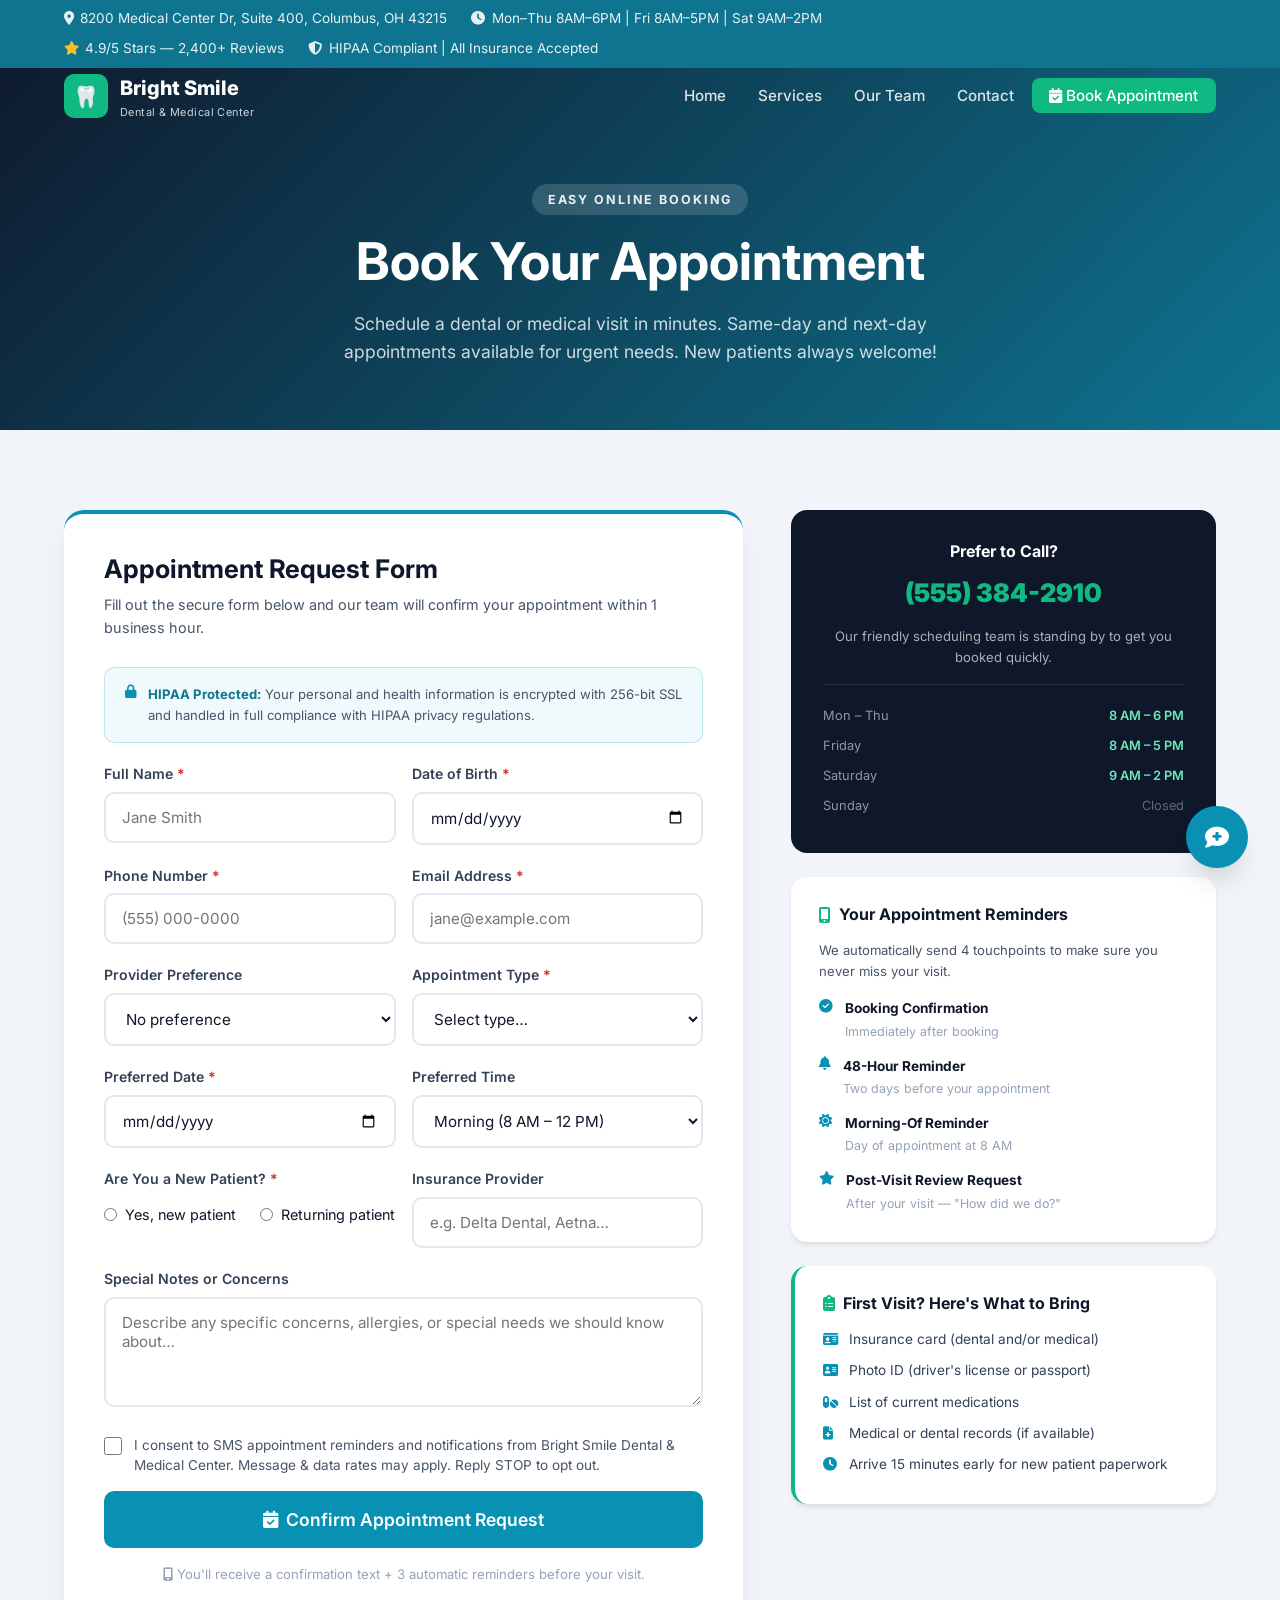
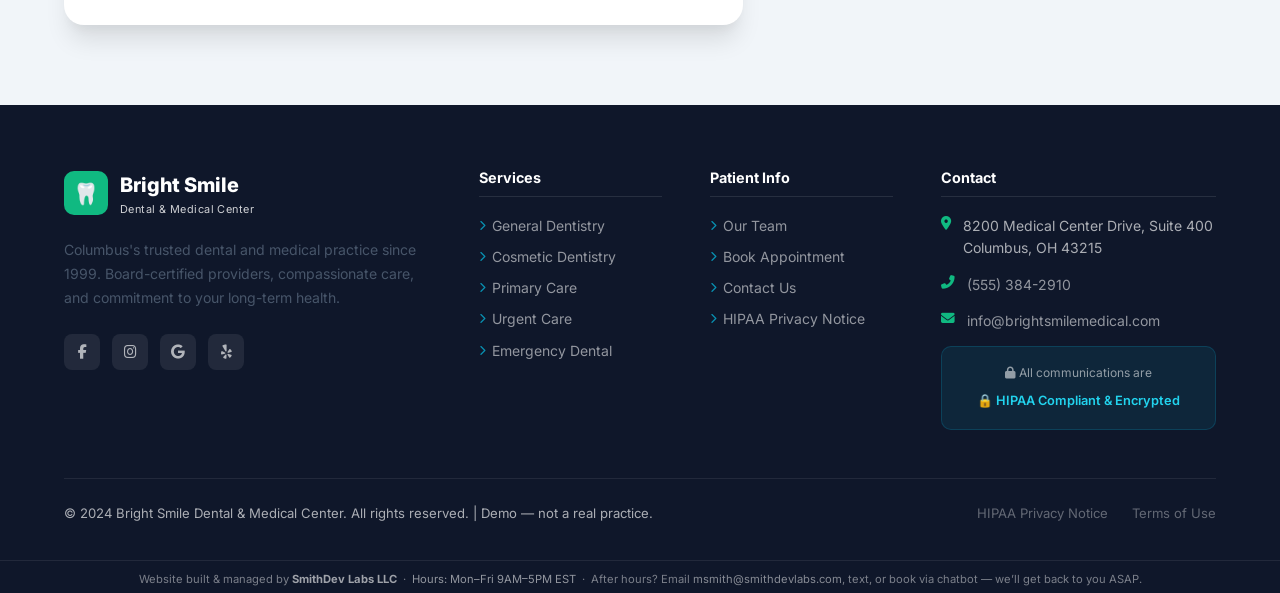
<file: appointments.html>
<!DOCTYPE html>
<html lang="en">
<head>
  <meta charset="UTF-8" />
  <meta name="viewport" content="width=device-width, initial-scale=1.0" />
  <title>Book an Appointment | Bright Smile Dental & Medical Center</title>
  <meta name="description" content="Book a dental or medical appointment at Bright Smile Dental & Medical Center in Columbus, OH. Same-day and next-day appointments available. New patients welcome." />
  <link rel="stylesheet" href="https://cdnjs.cloudflare.com/ajax/libs/font-awesome/6.5.0/css/all.min.css" />
  <link rel="stylesheet" href="css/style.css" />
</head>
<body>

  <div class="top-bar">
    <div class="container">
      <div class="top-bar-left">
        <div class="top-bar-item"><i class="fas fa-map-marker-alt"></i><span>8200 Medical Center Dr, Suite 400, Columbus, OH 43215</span></div>
        <div class="top-bar-item"><i class="fas fa-clock"></i><span>Mon–Thu 8AM–6PM | Fri 8AM–5PM | Sat 9AM–2PM</span></div>
      </div>
      <div class="top-bar-right">
        <div class="top-bar-item"><i class="fas fa-star" style="color:#fbbf24"></i><span>4.9/5 Stars — 2,400+ Reviews</span></div>
        <div class="top-bar-item"><i class="fas fa-shield-alt"></i><span>HIPAA Compliant | All Insurance Accepted</span></div>
      </div>
    </div>
  </div>

  <nav class="navbar">
    <div class="container">
      <a href="index.html" class="nav-logo">
        <div class="logo-icon">🦷</div>
        <div class="logo-text">Bright Smile<span>Dental & Medical Center</span></div>
      </a>
      <ul class="nav-links">
        <li><a href="index.html">Home</a></li>
        <li><a href="services.html">Services</a></li>
        <li><a href="about.html">Our Team</a></li>
        <li><a href="contact.html">Contact</a></li>
        <li><a href="appointments.html" class="nav-appt active"><i class="fas fa-calendar-check"></i> Book Appointment</a></li>
      </ul>
      <button class="mobile-menu-btn" aria-label="Menu"><span></span><span></span><span></span></button>
    </div>
  </nav>

  <section class="appt-hero">
    <div class="container">
      <span class="section-label" style="background: rgba(255,255,255,0.15); color: rgba(255,255,255,0.9);">Easy Online Booking</span>
      <h1>Book Your Appointment</h1>
      <p>Schedule a dental or medical visit in minutes. Same-day and next-day appointments available for urgent needs. New patients always welcome!</p>
    </div>
  </section>

  <section class="appt-section">
    <div class="container">
      <div class="appt-grid">

        <div class="appt-form-card">
          <h3>Appointment Request Form</h3>
          <p>Fill out the secure form below and our team will confirm your appointment within 1 business hour.</p>

          <div class="hipaa-notice">
            <i class="fas fa-lock"></i>
            <span><strong>HIPAA Protected:</strong> Your personal and health information is encrypted with 256-bit SSL and handled in full compliance with HIPAA privacy regulations.</span>
          </div>

          <form id="appt-form" novalidate>

            <div class="form-row">
              <div class="form-group">
                <label class="form-label" for="appt-name">Full Name <span style="color: var(--urgent);">*</span></label>
                <input type="text" id="appt-name" name="name" class="form-input" placeholder="Jane Smith" required />
              </div>
              <div class="form-group">
                <label class="form-label" for="appt-dob">Date of Birth <span style="color: var(--urgent);">*</span></label>
                <input type="date" id="appt-dob" name="dob" class="form-input" required />
              </div>
            </div>

            <div class="form-row">
              <div class="form-group">
                <label class="form-label" for="appt-phone">Phone Number <span style="color: var(--urgent);">*</span></label>
                <input type="tel" id="appt-phone" name="phone" class="form-input" placeholder="(555) 000-0000" required />
              </div>
              <div class="form-group">
                <label class="form-label" for="appt-email">Email Address <span style="color: var(--urgent);">*</span></label>
                <input type="email" id="appt-email" name="email" class="form-input" placeholder="jane@example.com" required />
              </div>
            </div>

            <div class="form-row">
              <div class="form-group">
                <label class="form-label" for="appt-provider">Provider Preference</label>
                <select id="appt-provider" name="provider" class="form-select">
                  <option value="No preference">No preference</option>
                  <option value="Dr. Mitchell DDS">Dr. Mitchell, DDS</option>
                  <option value="Dr. Park DDS">Dr. Park, DDS</option>
                  <option value="Dr. Chen MD">Dr. Chen, MD</option>
                  <option value="Dr. Torres MD">Dr. Torres, MD</option>
                </select>
              </div>
              <div class="form-group">
                <label class="form-label" for="appt-type">Appointment Type <span style="color: var(--urgent);">*</span></label>
                <select id="appt-type" name="appt_type" class="form-select" required>
                  <option value="" disabled selected>Select type…</option>
                  <option value="New Patient Exam">New Patient Exam</option>
                  <option value="Teeth Cleaning">Teeth Cleaning</option>
                  <option value="Emergency Dental">Emergency Dental</option>
                  <option value="Dental Consultation">Dental Consultation</option>
                  <option value="Annual Physical">Annual Physical</option>
                  <option value="Sick Visit">Sick Visit</option>
                  <option value="Urgent Care Walk-In">Urgent Care Walk-In</option>
                  <option value="Follow-Up Visit">Follow-Up Visit</option>
                  <option value="Other">Other</option>
                </select>
              </div>
            </div>

            <div class="form-row">
              <div class="form-group">
                <label class="form-label" for="appt-date">Preferred Date <span style="color: var(--urgent);">*</span></label>
                <input type="date" id="appt-date" name="preferred_date" class="form-input" required />
              </div>
              <div class="form-group">
                <label class="form-label" for="appt-time">Preferred Time</label>
                <select id="appt-time" name="preferred_time" class="form-select">
                  <option value="Morning (8 AM – 12 PM)">Morning (8 AM – 12 PM)</option>
                  <option value="Afternoon (12 PM – 4 PM)">Afternoon (12 PM – 4 PM)</option>
                  <option value="Evening (4 PM – 6 PM)">Evening (4 PM – 6 PM)</option>
                </select>
              </div>
            </div>

            <div class="form-row">
              <div class="form-group">
                <label class="form-label">Are You a New Patient? <span style="color: var(--urgent);">*</span></label>
                <div style="display: flex; gap: 1.5rem; margin-top: 0.75rem;">
                  <label style="display: flex; align-items: center; gap: 0.5rem; font-size: 0.9rem; cursor: pointer;">
                    <input type="radio" name="new_patient" value="Yes" style="accent-color: var(--primary);" required /> Yes, new patient
                  </label>
                  <label style="display: flex; align-items: center; gap: 0.5rem; font-size: 0.9rem; cursor: pointer;">
                    <input type="radio" name="new_patient" value="No" style="accent-color: var(--primary);" /> Returning patient
                  </label>
                </div>
              </div>
              <div class="form-group">
                <label class="form-label" for="appt-insurance">Insurance Provider</label>
                <input type="text" id="appt-insurance" name="insurance" class="form-input" placeholder="e.g. Delta Dental, Aetna…" />
              </div>
            </div>

            <div class="form-group">
              <label class="form-label" for="appt-notes">Special Notes or Concerns</label>
              <textarea id="appt-notes" name="notes" class="form-textarea" placeholder="Describe any specific concerns, allergies, or special needs we should know about…"></textarea>
            </div>

            <div class="form-checkbox">
              <input type="checkbox" id="appt-sms-consent" name="sms_consent" />
              <label for="appt-sms-consent">I consent to SMS appointment reminders and notifications from Bright Smile Dental &amp; Medical Center. Message &amp; data rates may apply. Reply STOP to opt out.</label>
            </div>

            <button type="submit" class="btn btn-primary btn-lg" style="width: 100%; justify-content: center;">
              <i class="fas fa-calendar-check"></i> Confirm Appointment Request
            </button>

            <p style="font-size: 0.82rem; color: var(--gray-400); text-align: center; margin-top: 1rem;">
              <i class="fas fa-mobile-alt" style="margin-right: 4px;"></i>You'll receive a confirmation text + 3 automatic reminders before your visit.
            </p>

          </form>
        </div>

        <div class="appt-sidebar">

          <div class="appt-info-card">
            <h3>Prefer to Call?</h3>
            <a href="tel:5553842910" class="phone">(555) 384-2910</a>
            <p>Our friendly scheduling team is standing by to get you booked quickly.</p>
            <div style="border-top: 1px solid rgba(255,255,255,0.1); padding-top: 1rem; margin-top: 1rem; text-align: left;">
              <div style="display: flex; justify-content: space-between; font-size: 0.8rem; padding: 0.3rem 0;">
                <span style="color: rgba(255,255,255,0.55);">Mon – Thu</span>
                <span style="color: #6ee7b7; font-weight: 600;">8 AM – 6 PM</span>
              </div>
              <div style="display: flex; justify-content: space-between; font-size: 0.8rem; padding: 0.3rem 0;">
                <span style="color: rgba(255,255,255,0.55);">Friday</span>
                <span style="color: #6ee7b7; font-weight: 600;">8 AM – 5 PM</span>
              </div>
              <div style="display: flex; justify-content: space-between; font-size: 0.8rem; padding: 0.3rem 0;">
                <span style="color: rgba(255,255,255,0.55);">Saturday</span>
                <span style="color: #6ee7b7; font-weight: 600;">9 AM – 2 PM</span>
              </div>
              <div style="display: flex; justify-content: space-between; font-size: 0.8rem; padding: 0.3rem 0;">
                <span style="color: rgba(255,255,255,0.55);">Sunday</span>
                <span style="color: rgba(255,255,255,0.35);">Closed</span>
              </div>
            </div>
          </div>

          <div class="reminder-card">
            <h3><i class="fas fa-mobile-alt"></i> Your Appointment Reminders</h3>
            <p style="font-size: 0.82rem; color: var(--gray-600); margin-bottom: 1rem;">We automatically send 4 touchpoints to make sure you never miss your visit.</p>
            <div class="reminder-steps">
              <div class="reminder-step">
                <i class="fas fa-check-circle"></i>
                <div>
                  <strong>Booking Confirmation</strong>
                  <div style="font-size: 0.78rem; color: var(--gray-400); margin-top: 0.1rem;">Immediately after booking</div>
                </div>
              </div>
              <div class="reminder-step">
                <i class="fas fa-bell"></i>
                <div>
                  <strong>48-Hour Reminder</strong>
                  <div style="font-size: 0.78rem; color: var(--gray-400); margin-top: 0.1rem;">Two days before your appointment</div>
                </div>
              </div>
              <div class="reminder-step">
                <i class="fas fa-sun"></i>
                <div>
                  <strong>Morning-Of Reminder</strong>
                  <div style="font-size: 0.78rem; color: var(--gray-400); margin-top: 0.1rem;">Day of appointment at 8 AM</div>
                </div>
              </div>
              <div class="reminder-step">
                <i class="fas fa-star"></i>
                <div>
                  <strong>Post-Visit Review Request</strong>
                  <div style="font-size: 0.78rem; color: var(--gray-400); margin-top: 0.1rem;">After your visit — "How did we do?"</div>
                </div>
              </div>
            </div>
          </div>

          <div style="background: white; border-radius: 16px; padding: 1.75rem; box-shadow: var(--shadow); border-left: 4px solid var(--secondary);">
            <h3 style="font-size: 1rem; margin-bottom: 1rem; display: flex; align-items: center; gap: 0.5rem;">
              <i class="fas fa-clipboard-list" style="color: var(--secondary);"></i> First Visit? Here's What to Bring
            </h3>
            <ul style="list-style: none; display: flex; flex-direction: column; gap: 0.6rem;">
              <li style="display: flex; align-items: center; gap: 0.6rem; font-size: 0.85rem; color: var(--gray-700);">
                <i class="fas fa-id-card" style="color: var(--primary); width: 16px;"></i> Insurance card (dental and/or medical)
              </li>
              <li style="display: flex; align-items: center; gap: 0.6rem; font-size: 0.85rem; color: var(--gray-700);">
                <i class="fas fa-address-card" style="color: var(--primary); width: 16px;"></i> Photo ID (driver's license or passport)
              </li>
              <li style="display: flex; align-items: center; gap: 0.6rem; font-size: 0.85rem; color: var(--gray-700);">
                <i class="fas fa-pills" style="color: var(--primary); width: 16px;"></i> List of current medications
              </li>
              <li style="display: flex; align-items: center; gap: 0.6rem; font-size: 0.85rem; color: var(--gray-700);">
                <i class="fas fa-file-medical" style="color: var(--primary); width: 16px;"></i> Medical or dental records (if available)
              </li>
              <li style="display: flex; align-items: center; gap: 0.6rem; font-size: 0.85rem; color: var(--gray-700);">
                <i class="fas fa-clock" style="color: var(--primary); width: 16px;"></i> Arrive 15 minutes early for new patient paperwork
              </li>
            </ul>
          </div>

        </div>

      </div>
    </div>
  </section>

  <footer class="footer">
    <div class="container">
      <div class="footer-grid">
        <div class="footer-brand">
          <a href="index.html" class="nav-logo" style="margin-bottom:1.25rem;display:inline-flex;">
            <div class="logo-icon">🦷</div>
            <div class="logo-text" style="color:white;">Bright Smile<span>Dental & Medical Center</span></div>
          </a>
          <p>Columbus's trusted dental and medical practice since 1999. Board-certified providers, compassionate care, and commitment to your long-term health.</p>
          <div class="footer-social">
            <a href="#" class="social-link"><i class="fab fa-facebook-f"></i></a>
            <a href="#" class="social-link"><i class="fab fa-instagram"></i></a>
            <a href="#" class="social-link"><i class="fab fa-google"></i></a>
            <a href="#" class="social-link"><i class="fab fa-yelp"></i></a>
          </div>
        </div>
        <div class="footer-col">
          <h4>Services</h4>
          <ul class="footer-links">
            <li><a href="services.html"><i class="fas fa-chevron-right"></i> General Dentistry</a></li>
            <li><a href="services.html"><i class="fas fa-chevron-right"></i> Cosmetic Dentistry</a></li>
            <li><a href="services.html"><i class="fas fa-chevron-right"></i> Primary Care</a></li>
            <li><a href="services.html"><i class="fas fa-chevron-right"></i> Urgent Care</a></li>
            <li><a href="services.html"><i class="fas fa-chevron-right"></i> Emergency Dental</a></li>
          </ul>
        </div>
        <div class="footer-col">
          <h4>Patient Info</h4>
          <ul class="footer-links">
            <li><a href="about.html"><i class="fas fa-chevron-right"></i> Our Team</a></li>
            <li><a href="appointments.html"><i class="fas fa-chevron-right"></i> Book Appointment</a></li>
            <li><a href="contact.html"><i class="fas fa-chevron-right"></i> Contact Us</a></li>
            <li><a href="#"><i class="fas fa-chevron-right"></i> HIPAA Privacy Notice</a></li>
          </ul>
        </div>
        <div class="footer-col">
          <h4>Contact</h4>
          <div class="footer-contact-item"><i class="fas fa-map-marker-alt"></i><span>8200 Medical Center Drive, Suite 400<br>Columbus, OH 43215</span></div>
          <div class="footer-contact-item"><i class="fas fa-phone-alt"></i><a href="tel:5553842910">(555) 384-2910</a></div>
          <div class="footer-contact-item"><i class="fas fa-envelope"></i><a href="mailto:info@brightsmilemedical.com">info@brightsmilemedical.com</a></div>
          <div class="footer-hipaa">
            <p><i class="fas fa-lock"></i> All communications are</p>
            <span class="hipaa-badge">🔒 HIPAA Compliant & Encrypted</span>
          </div>
        </div>
      </div>
      <div class="footer-bottom">
        <span>© 2024 Bright Smile Dental & Medical Center. All rights reserved. | Demo — not a real practice.</span>
        <div class="footer-bottom-links">
          <a href="#">HIPAA Privacy Notice</a>
          <a href="#">Terms of Use</a>
        </div>
      </div>
    </div>
    <div style="text-align:center;padding:10px 0 4px;font-size:0.7rem;color:rgba(255,255,255,0.45);border-top:1px solid rgba(255,255,255,0.08);margin-top:12px;">Website built &amp; managed by <strong style="color:rgba(255,255,255,0.6);">SmithDev Labs LLC</strong> &nbsp;&middot;&nbsp; <span style="color:rgba(255,255,255,0.55);">Hours: Mon&ndash;Fri 9AM&ndash;5PM EST</span> &nbsp;&middot;&nbsp; After hours? Email <a href="mailto:msmith@smithdevlabs.com" style="color:rgba(255,255,255,0.5);">msmith@smithdevlabs.com</a>, text, or book via chatbot &mdash; we&rsquo;ll get back to you ASAP.</div>
</footer>

  <div id="appt-success-modal" class="modal-overlay">
    <div class="modal-card">
      <div class="modal-icon success"><i class="fas fa-calendar-check"></i></div>
      <h3>Appointment Request Confirmed!</h3>
      <p>Thank you, <strong class="patient-name">Patient</strong>! We've received your request for a <strong class="appt-type">appointment</strong> on <strong class="appt-date">your selected date</strong>. Our team will confirm within 1 business hour.</p>
      <div class="sms-preview">
        <i class="fas fa-comment-alt"></i>
        <span>Hi <span class="patient-name">there</span>! Your appointment at Bright Smile is confirmed for <span class="appt-date">your selected date</span>. Reply CONFIRM to confirm or CANCEL to cancel. Questions? Call (555) 384-2910</span>
      </div>
      <div class="modal-sequence">
        <h4>Your Reminder Schedule</h4>
        <div class="sequence-step">
          <div class="sequence-dot"></div>
          <span>Booking confirmation text sent</span>
          <span class="step-time">Now</span>
        </div>
        <div class="sequence-step">
          <div class="sequence-dot"></div>
          <span>48-hour reminder text &amp; email</span>
          <span class="step-time">2 days before</span>
        </div>
        <div class="sequence-step">
          <div class="sequence-dot"></div>
          <span>Morning-of reminder text at 8 AM</span>
          <span class="step-time">Day of visit</span>
        </div>
        <div class="sequence-step">
          <div class="sequence-dot" style="background: var(--secondary);"></div>
          <span>"How did we do?" review request</span>
          <span class="step-time">After visit</span>
        </div>
      </div>
      <button class="btn btn-primary modal-close-btn" style="width: 100%; justify-content: center;">
        <i class="fas fa-check"></i> Perfect, See You Soon!
      </button>
    </div>
  </div>

  <button class="chatbot-toggle" aria-label="Open Chat">
    <i class="fas fa-comment-medical"></i>
    <span class="chat-notification" style="display:none">1</span>
  </button>
  <div class="chatbot-window">
    <div class="chatbot-header">
      <div class="chatbot-avatar">🦷</div>
      <div class="chatbot-header-info">
        <h4>Bright Smile Assistant</h4>
        <p><span class="online-dot"></span>Maya — Available Now</p>
      </div>
      <button class="chatbot-close"><i class="fas fa-times"></i></button>
    </div>
    <div class="chatbot-messages"></div>
    <div class="chatbot-quick-replies"></div>
    <div class="chatbot-input-area">
      <input type="text" class="chatbot-input" placeholder="Ask a question..." />
      <button class="chatbot-send"><i class="fas fa-paper-plane"></i></button>
    </div>
  </div>
  <script src="js/main.js"></script>
</body>
</html>
</file>
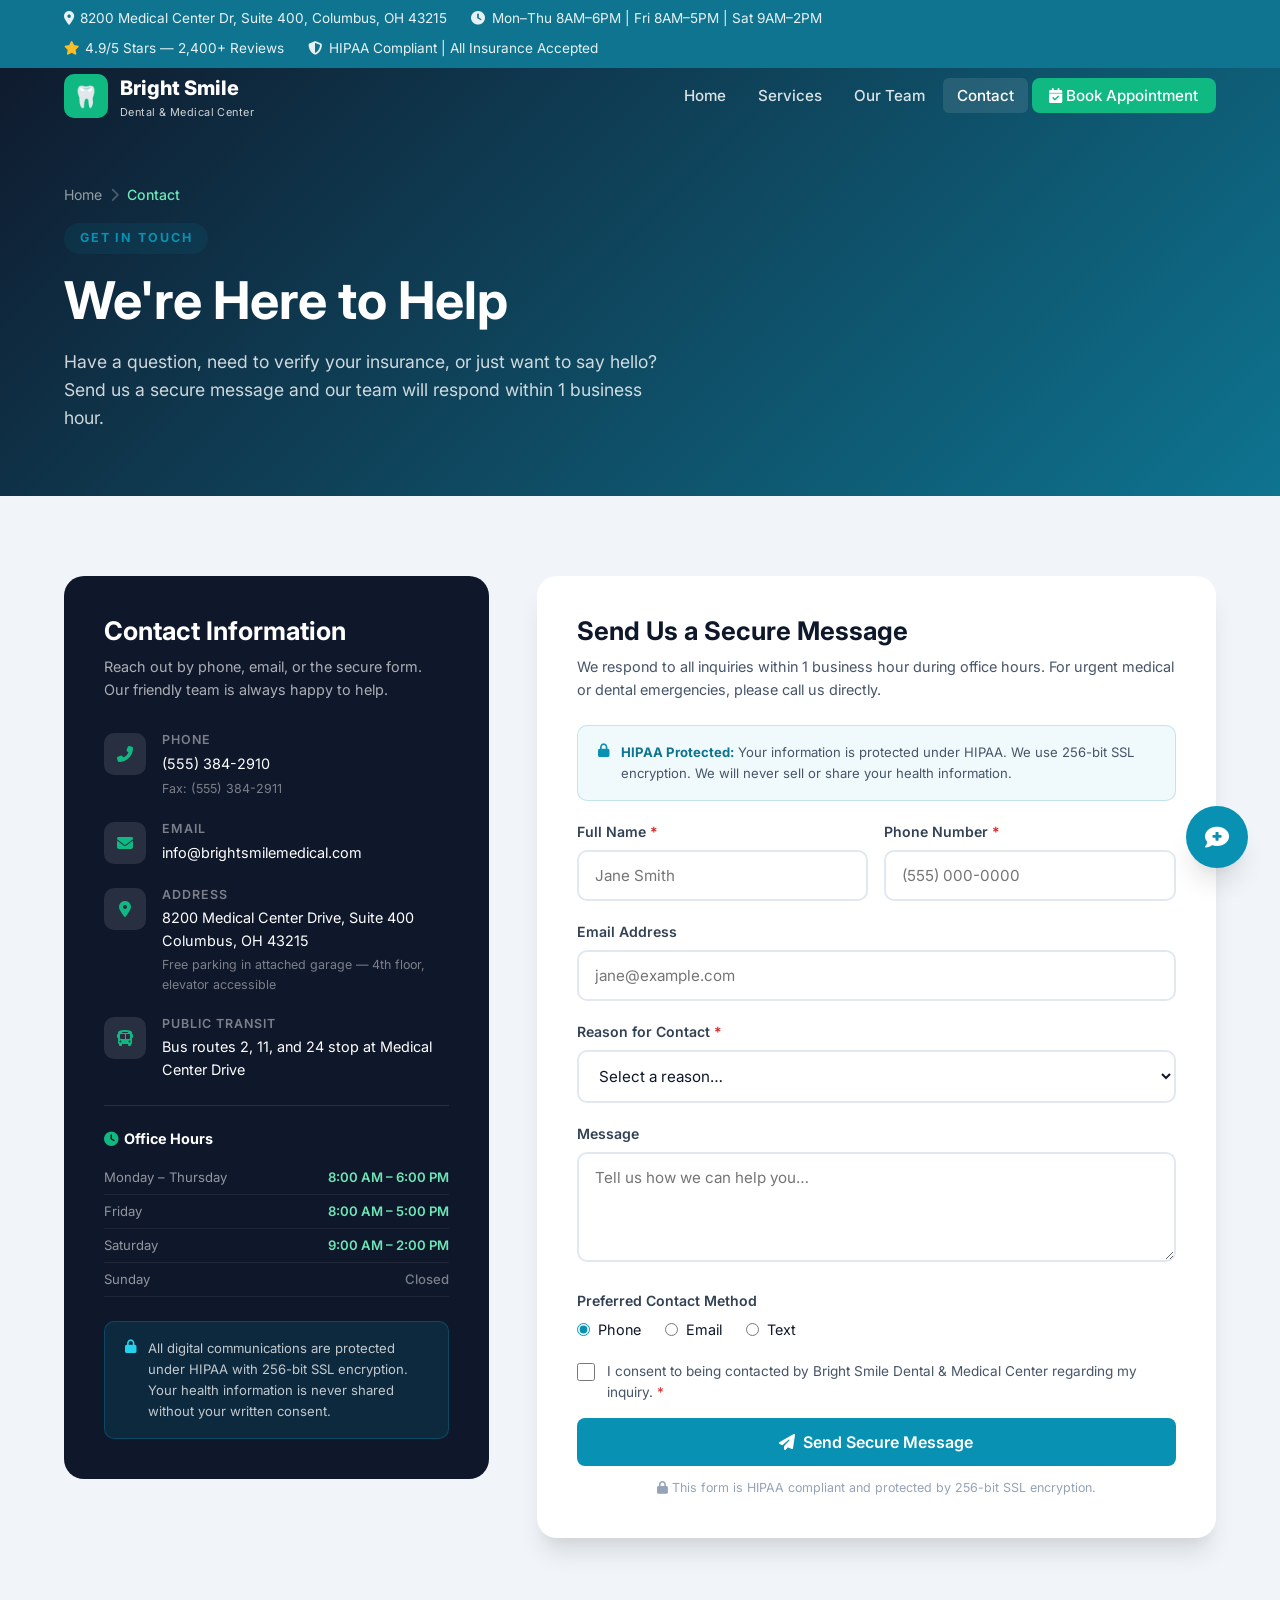
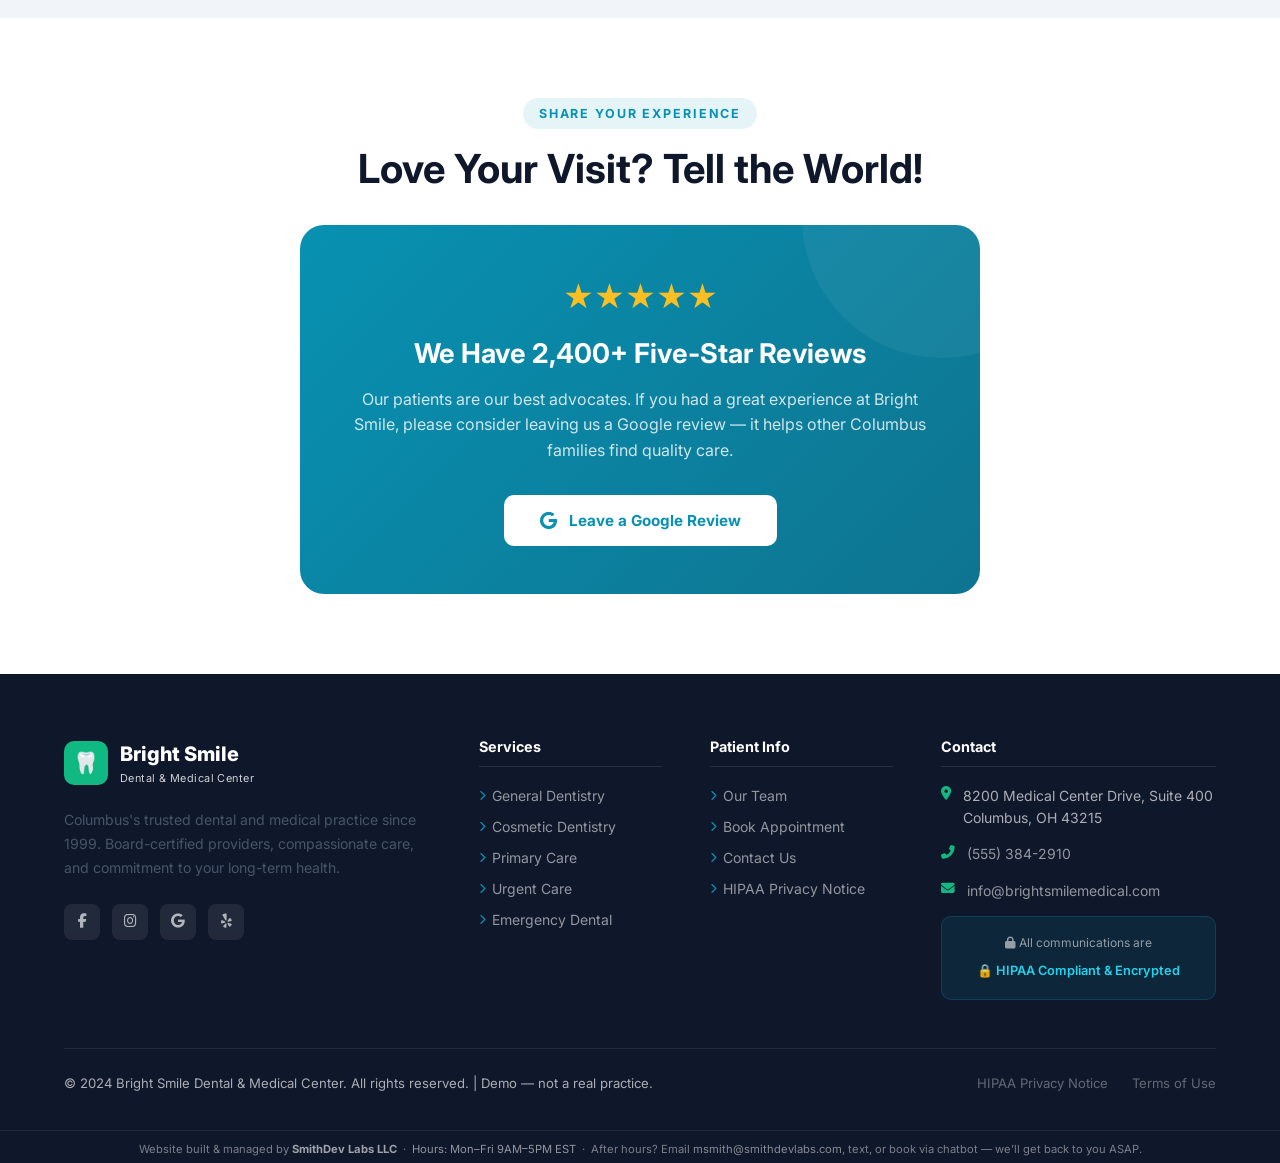
<file: contact.html>
<!DOCTYPE html>
<html lang="en">
<head>
  <meta charset="UTF-8" />
  <meta name="viewport" content="width=device-width, initial-scale=1.0" />
  <title>Contact Us | Bright Smile Dental & Medical Center</title>
  <meta name="description" content="Contact Bright Smile Dental & Medical Center in Columbus, OH. Call (555) 384-2910, email us, or send a secure HIPAA-compliant message. We respond within 1 business hour." />
  <link rel="stylesheet" href="https://cdnjs.cloudflare.com/ajax/libs/font-awesome/6.5.0/css/all.min.css" />
  <link rel="stylesheet" href="css/style.css" />
</head>
<body>

  <div class="top-bar">
    <div class="container">
      <div class="top-bar-left">
        <div class="top-bar-item"><i class="fas fa-map-marker-alt"></i><span>8200 Medical Center Dr, Suite 400, Columbus, OH 43215</span></div>
        <div class="top-bar-item"><i class="fas fa-clock"></i><span>Mon–Thu 8AM–6PM | Fri 8AM–5PM | Sat 9AM–2PM</span></div>
      </div>
      <div class="top-bar-right">
        <div class="top-bar-item"><i class="fas fa-star" style="color:#fbbf24"></i><span>4.9/5 Stars — 2,400+ Reviews</span></div>
        <div class="top-bar-item"><i class="fas fa-shield-alt"></i><span>HIPAA Compliant | All Insurance Accepted</span></div>
      </div>
    </div>
  </div>

  <nav class="navbar">
    <div class="container">
      <a href="index.html" class="nav-logo">
        <div class="logo-icon">🦷</div>
        <div class="logo-text">Bright Smile<span>Dental & Medical Center</span></div>
      </a>
      <ul class="nav-links">
        <li><a href="index.html">Home</a></li>
        <li><a href="services.html">Services</a></li>
        <li><a href="about.html">Our Team</a></li>
        <li><a href="contact.html" class="active">Contact</a></li>
        <li><a href="appointments.html" class="nav-appt"><i class="fas fa-calendar-check"></i> Book Appointment</a></li>
      </ul>
      <button class="mobile-menu-btn" aria-label="Menu"><span></span><span></span><span></span></button>
    </div>
  </nav>

  <section class="page-hero">
    <div class="container">
      <nav class="breadcrumb">
        <a href="index.html">Home</a>
        <span class="sep"><i class="fas fa-chevron-right"></i></span>
        <span class="current">Contact</span>
      </nav>
      <span class="section-label">Get in Touch</span>
      <h1>We're Here to Help</h1>
      <p>Have a question, need to verify your insurance, or just want to say hello? Send us a secure message and our team will respond within 1 business hour.</p>
    </div>
  </section>

  <section class="contact-section">
    <div class="container">
      <div class="contact-grid">

        <div class="contact-info-card">
          <h3>Contact Information</h3>
          <p>Reach out by phone, email, or the secure form. Our friendly team is always happy to help.</p>

          <div class="contact-detail">
            <div class="contact-detail-icon"><i class="fas fa-phone-alt"></i></div>
            <div>
              <h4>Phone</h4>
              <a href="tel:5553842910">(555) 384-2910</a>
              <p style="font-size: 0.78rem; color: rgba(255,255,255,0.45); margin-top: 0.15rem;">Fax: (555) 384-2911</p>
            </div>
          </div>

          <div class="contact-detail">
            <div class="contact-detail-icon"><i class="fas fa-envelope"></i></div>
            <div>
              <h4>Email</h4>
              <a href="mailto:info@brightsmilemedical.com">info@brightsmilemedical.com</a>
            </div>
          </div>

          <div class="contact-detail">
            <div class="contact-detail-icon"><i class="fas fa-map-marker-alt"></i></div>
            <div>
              <h4>Address</h4>
              <p>8200 Medical Center Drive, Suite 400<br>Columbus, OH 43215</p>
              <p style="font-size: 0.78rem; color: rgba(255,255,255,0.45); margin-top: 0.15rem;">Free parking in attached garage — 4th floor, elevator accessible</p>
            </div>
          </div>

          <div class="contact-detail">
            <div class="contact-detail-icon"><i class="fas fa-bus"></i></div>
            <div>
              <h4>Public Transit</h4>
              <p>Bus routes 2, 11, and 24 stop at Medical Center Drive</p>
            </div>
          </div>

          <div class="hours-grid">
            <h4><i class="fas fa-clock" style="color: var(--secondary); margin-right: 6px;"></i>Office Hours</h4>
            <div class="hours-row">
              <span class="day">Monday – Thursday</span>
              <span class="time open-text">8:00 AM – 6:00 PM</span>
            </div>
            <div class="hours-row">
              <span class="day">Friday</span>
              <span class="time open-text">8:00 AM – 5:00 PM</span>
            </div>
            <div class="hours-row">
              <span class="day">Saturday</span>
              <span class="time open-text">9:00 AM – 2:00 PM</span>
            </div>
            <div class="hours-row">
              <span class="day">Sunday</span>
              <span class="time" style="color: rgba(255,255,255,0.45);">Closed</span>
            </div>
          </div>

          <div style="background: rgba(8,145,178,0.15); border: 1px solid rgba(8,145,178,0.3); border-radius: 10px; padding: 1rem 1.25rem; margin-top: 1.5rem; font-size: 0.82rem; display: flex; gap: 0.75rem; align-items: flex-start;">
            <i class="fas fa-lock" style="color: var(--primary-light); margin-top: 0.1rem; flex-shrink: 0;"></i>
            <p style="color: rgba(255,255,255,0.75); margin: 0;">All digital communications are protected under HIPAA with 256-bit SSL encryption. Your health information is never shared without your written consent.</p>
          </div>
        </div>

        <div class="lead-form-card">
          <h3>Send Us a Secure Message</h3>
          <p>We respond to all inquiries within 1 business hour during office hours. For urgent medical or dental emergencies, please call us directly.</p>

          <div class="hipaa-notice">
            <i class="fas fa-lock"></i>
            <span><strong>HIPAA Protected:</strong> Your information is protected under HIPAA. We use 256-bit SSL encryption. We will never sell or share your health information.</span>
          </div>

          <form id="lead-form" novalidate>
            <div class="form-row">
              <div class="form-group">
                <label class="form-label" for="contact-name">Full Name <span style="color: var(--urgent);">*</span></label>
                <input type="text" id="contact-name" name="name" class="form-input" placeholder="Jane Smith" required />
              </div>
              <div class="form-group">
                <label class="form-label" for="contact-phone">Phone Number <span style="color: var(--urgent);">*</span></label>
                <input type="tel" id="contact-phone" name="phone" class="form-input" placeholder="(555) 000-0000" required />
              </div>
            </div>

            <div class="form-group">
              <label class="form-label" for="contact-email">Email Address</label>
              <input type="email" id="contact-email" name="email" class="form-input" placeholder="jane@example.com" />
            </div>

            <div class="form-group">
              <label class="form-label" for="contact-reason">Reason for Contact <span style="color: var(--urgent);">*</span></label>
              <select id="contact-reason" name="reason" class="form-select" required>
                <option value="" disabled selected>Select a reason…</option>
                <option value="New Patient Inquiry">New Patient Inquiry</option>
                <option value="Dental Appointment">Dental Appointment</option>
                <option value="Medical Appointment">Medical Appointment</option>
                <option value="Insurance Verification">Insurance Verification</option>
                <option value="Billing Question">Billing Question</option>
                <option value="General Question">General Question</option>
              </select>
            </div>

            <div class="form-group">
              <label class="form-label" for="contact-message">Message</label>
              <textarea id="contact-message" name="message" class="form-textarea" placeholder="Tell us how we can help you…"></textarea>
            </div>

            <div class="form-group">
              <label class="form-label">Preferred Contact Method</label>
              <div style="display: flex; gap: 1.5rem; margin-top: 0.4rem;">
                <label style="display: flex; align-items: center; gap: 0.5rem; font-size: 0.9rem; cursor: pointer;">
                  <input type="radio" name="preferred_contact" value="Phone" style="accent-color: var(--primary);" checked /> Phone
                </label>
                <label style="display: flex; align-items: center; gap: 0.5rem; font-size: 0.9rem; cursor: pointer;">
                  <input type="radio" name="preferred_contact" value="Email" style="accent-color: var(--primary);" /> Email
                </label>
                <label style="display: flex; align-items: center; gap: 0.5rem; font-size: 0.9rem; cursor: pointer;">
                  <input type="radio" name="preferred_contact" value="Text" style="accent-color: var(--primary);" /> Text
                </label>
              </div>
            </div>

            <div class="form-checkbox">
              <input type="checkbox" id="contact-consent" name="consent" required />
              <label for="contact-consent">I consent to being contacted by Bright Smile Dental &amp; Medical Center regarding my inquiry. <span style="color: var(--urgent);">*</span></label>
            </div>

            <button type="submit" class="btn btn-primary" style="width: 100%; justify-content: center;">
              <i class="fas fa-paper-plane"></i> Send Secure Message
            </button>

            <p style="font-size: 0.78rem; color: var(--gray-400); text-align: center; margin-top: 0.75rem;">
              <i class="fas fa-lock" style="margin-right: 4px;"></i>This form is HIPAA compliant and protected by 256-bit SSL encryption.
            </p>
          </form>
        </div>

      </div>
    </div>
  </section>

  <section class="review-section">
    <div class="container text-center">
      <span class="section-label">Share Your Experience</span>
      <h2 class="section-title" style="margin-bottom: 2rem;">Love Your Visit? Tell the World!</h2>
      <div class="review-cta-card">
        <div class="review-stars-display">★★★★★</div>
        <h3>We Have 2,400+ Five-Star Reviews</h3>
        <p>Our patients are our best advocates. If you had a great experience at Bright Smile, please consider leaving us a Google review — it helps other Columbus families find quality care.</p>
        <button id="google-review-btn" class="review-btn">
          <i class="fab fa-google" style="font-size: 1.1rem;"></i> Leave a Google Review
        </button>
      </div>
    </div>
  </section>

  <footer class="footer">
    <div class="container">
      <div class="footer-grid">
        <div class="footer-brand">
          <a href="index.html" class="nav-logo" style="margin-bottom:1.25rem;display:inline-flex;">
            <div class="logo-icon">🦷</div>
            <div class="logo-text" style="color:white;">Bright Smile<span>Dental & Medical Center</span></div>
          </a>
          <p>Columbus's trusted dental and medical practice since 1999. Board-certified providers, compassionate care, and commitment to your long-term health.</p>
          <div class="footer-social">
            <a href="#" class="social-link"><i class="fab fa-facebook-f"></i></a>
            <a href="#" class="social-link"><i class="fab fa-instagram"></i></a>
            <a href="#" class="social-link"><i class="fab fa-google"></i></a>
            <a href="#" class="social-link"><i class="fab fa-yelp"></i></a>
          </div>
        </div>
        <div class="footer-col">
          <h4>Services</h4>
          <ul class="footer-links">
            <li><a href="services.html"><i class="fas fa-chevron-right"></i> General Dentistry</a></li>
            <li><a href="services.html"><i class="fas fa-chevron-right"></i> Cosmetic Dentistry</a></li>
            <li><a href="services.html"><i class="fas fa-chevron-right"></i> Primary Care</a></li>
            <li><a href="services.html"><i class="fas fa-chevron-right"></i> Urgent Care</a></li>
            <li><a href="services.html"><i class="fas fa-chevron-right"></i> Emergency Dental</a></li>
          </ul>
        </div>
        <div class="footer-col">
          <h4>Patient Info</h4>
          <ul class="footer-links">
            <li><a href="about.html"><i class="fas fa-chevron-right"></i> Our Team</a></li>
            <li><a href="appointments.html"><i class="fas fa-chevron-right"></i> Book Appointment</a></li>
            <li><a href="contact.html"><i class="fas fa-chevron-right"></i> Contact Us</a></li>
            <li><a href="#"><i class="fas fa-chevron-right"></i> HIPAA Privacy Notice</a></li>
          </ul>
        </div>
        <div class="footer-col">
          <h4>Contact</h4>
          <div class="footer-contact-item"><i class="fas fa-map-marker-alt"></i><span>8200 Medical Center Drive, Suite 400<br>Columbus, OH 43215</span></div>
          <div class="footer-contact-item"><i class="fas fa-phone-alt"></i><a href="tel:5553842910">(555) 384-2910</a></div>
          <div class="footer-contact-item"><i class="fas fa-envelope"></i><a href="mailto:info@brightsmilemedical.com">info@brightsmilemedical.com</a></div>
          <div class="footer-hipaa">
            <p><i class="fas fa-lock"></i> All communications are</p>
            <span class="hipaa-badge">🔒 HIPAA Compliant & Encrypted</span>
          </div>
        </div>
      </div>
      <div class="footer-bottom">
        <span>© 2024 Bright Smile Dental & Medical Center. All rights reserved. | Demo — not a real practice.</span>
        <div class="footer-bottom-links">
          <a href="#">HIPAA Privacy Notice</a>
          <a href="#">Terms of Use</a>
        </div>
      </div>
    </div>
    <div style="text-align:center;padding:10px 0 4px;font-size:0.7rem;color:rgba(255,255,255,0.45);border-top:1px solid rgba(255,255,255,0.08);margin-top:12px;">Website built &amp; managed by <strong style="color:rgba(255,255,255,0.6);">SmithDev Labs LLC</strong> &nbsp;&middot;&nbsp; <span style="color:rgba(255,255,255,0.55);">Hours: Mon&ndash;Fri 9AM&ndash;5PM EST</span> &nbsp;&middot;&nbsp; After hours? Email <a href="mailto:msmith@smithdevlabs.com" style="color:rgba(255,255,255,0.5);">msmith@smithdevlabs.com</a>, text, or book via chatbot &mdash; we&rsquo;ll get back to you ASAP.</div>
</footer>

  <div id="lead-success-modal" class="modal-overlay">
    <div class="modal-card">
      <div class="modal-icon success"><i class="fas fa-lock"></i></div>
      <h3>Message Received Securely!</h3>
      <p>Thank you for contacting Bright Smile Dental &amp; Medical Center. Your message was delivered via HIPAA-compliant, 256-bit SSL encrypted channel. Your health information is fully protected.</p>
      <div class="modal-sequence">
        <h4>What Happens Next</h4>
        <div class="sequence-step">
          <div class="sequence-dot"></div>
          <span>Our team reviews your secure message</span>
          <span class="step-time">Now</span>
        </div>
        <div class="sequence-step">
          <div class="sequence-dot"></div>
          <span>We call or text your preferred contact method</span>
          <span class="step-time">Within 1 hour</span>
        </div>
        <div class="sequence-step">
          <div class="sequence-dot"></div>
          <span>Insurance &amp; availability confirmed</span>
          <span class="step-time">Same day</span>
        </div>
        <div class="sequence-step">
          <div class="sequence-dot"></div>
          <span>Appointment scheduled &amp; confirmation sent</span>
          <span class="step-time">Same day</span>
        </div>
        <div class="sequence-step">
          <div class="sequence-dot" style="background: var(--secondary);"></div>
          <span>Post-visit "How did we do?" review request</span>
          <span class="step-time">After visit</span>
        </div>
      </div>
      <p style="font-size: 0.8rem; color: var(--gray-400);">Need immediate help? Call us at <a href="tel:5553842910" style="color: var(--primary); font-weight: 600;">(555) 384-2910</a></p>
      <button class="btn btn-primary modal-close-btn" style="width: 100%; justify-content: center; margin-top: 0.5rem;">
        <i class="fas fa-check"></i> Got It, Thank You!
      </button>
    </div>
  </div>

  <div id="review-modal" class="modal-overlay">
    <div class="modal-card">
      <div class="modal-icon info"><i class="fab fa-google"></i></div>
      <h3>Share Your Bright Smile Experience</h3>
      <p>We're so glad you had a great visit! Leaving a Google review takes just 60 seconds and helps other Columbus families discover quality dental and medical care.</p>
      <div style="background: var(--gray-100); border-radius: 12px; padding: 1.25rem; margin-bottom: 1.25rem;">
        <div style="color: #fbbf24; font-size: 1.5rem; margin-bottom: 0.5rem;">★★★★★</div>
        <p style="font-size: 0.85rem; font-style: italic; color: var(--gray-600); margin: 0;">"The team at Bright Smile is phenomenal. Dr. Mitchell is so thorough and gentle — best dentist I've ever had!" — Recent patient</p>
      </div>
      <div style="display: flex; gap: 0.75rem; flex-direction: column;">
        <button id="review-confirm-btn" class="btn btn-primary" style="justify-content: center;">
          <i class="fab fa-google"></i> Yes, I'll Leave a Review!
        </button>
        <button class="btn modal-close-btn" style="background: var(--gray-100); color: var(--gray-600); justify-content: center;">
          Maybe Later
        </button>
      </div>
    </div>
  </div>

  <div id="review-thanks-modal" class="modal-overlay">
    <div class="modal-card">
      <div class="modal-icon success"><i class="fas fa-star"></i></div>
      <h3>Thank You for Your Review!</h3>
      <p>Your kind words mean the world to our team and help other Columbus families find the care they deserve. We're so grateful for your trust in Bright Smile.</p>
      <div style="background: rgba(16,185,129,0.08); border: 1px solid rgba(16,185,129,0.2); border-radius: 12px; padding: 1.25rem; margin-bottom: 1.5rem;">
        <p style="font-size: 0.88rem; color: var(--gray-700); margin: 0;"><i class="fas fa-heart" style="color: var(--secondary); margin-right: 6px;"></i>We'll share your review with our entire team — it inspires us to keep delivering the very best care every single day.</p>
      </div>
      <button class="btn btn-primary modal-close-btn" style="width: 100%; justify-content: center;">
        <i class="fas fa-check"></i> You're Welcome!
      </button>
    </div>
  </div>

  <button class="chatbot-toggle" aria-label="Open Chat">
    <i class="fas fa-comment-medical"></i>
    <span class="chat-notification" style="display:none">1</span>
  </button>
  <div class="chatbot-window">
    <div class="chatbot-header">
      <div class="chatbot-avatar">🦷</div>
      <div class="chatbot-header-info">
        <h4>Bright Smile Assistant</h4>
        <p><span class="online-dot"></span>Maya — Available Now</p>
      </div>
      <button class="chatbot-close"><i class="fas fa-times"></i></button>
    </div>
    <div class="chatbot-messages"></div>
    <div class="chatbot-quick-replies"></div>
    <div class="chatbot-input-area">
      <input type="text" class="chatbot-input" placeholder="Ask a question..." />
      <button class="chatbot-send"><i class="fas fa-paper-plane"></i></button>
    </div>
  </div>
  <script src="js/main.js"></script>
</body>
</html>
</file>
<file: css/style.css>
@import url('https://fonts.googleapis.com/css2?family=Inter:wght@300;400;500;600;700;800;900&display=swap');

:root {
  --primary: #0891b2;
  --primary-dark: #0e7490;
  --primary-light: #22d3ee;
  --secondary: #10b981;
  --secondary-dark: #059669;
  --accent: #f97316;
  --accent-dark: #ea580c;
  --urgent: #dc2626;
  --urgent-dark: #b91c1c;
  --dark: #0f172a;
  --gray-800: #1e293b;
  --gray-700: #334155;
  --gray-600: #475569;
  --gray-400: #94a3b8;
  --gray-200: #e2e8f0;
  --gray-100: #f1f5f9;
  --white: #ffffff;
  --shadow: 0 4px 6px -1px rgba(0,0,0,0.08), 0 2px 4px -1px rgba(0,0,0,0.04);
  --shadow-lg: 0 10px 15px -3px rgba(0,0,0,0.08), 0 4px 6px -2px rgba(0,0,0,0.04);
  --shadow-xl: 0 20px 25px -5px rgba(0,0,0,0.1), 0 10px 10px -5px rgba(0,0,0,0.04);
}

* { margin: 0; padding: 0; box-sizing: border-box; }
html { scroll-behavior: smooth; }
body {
  font-family: 'Inter', sans-serif;
  color: var(--dark);
  line-height: 1.6;
  background: var(--white);
}

h1, h2, h3, h4, h5 { font-weight: 700; line-height: 1.2; }
h1 { font-size: clamp(2rem, 5vw, 3.25rem); }
h2 { font-size: clamp(1.75rem, 4vw, 2.5rem); }
h3 { font-size: clamp(1.2rem, 3vw, 1.6rem); }
h4 { font-size: 1.15rem; }
p { color: var(--gray-600); }
a { text-decoration: none; color: inherit; }

.container { max-width: 1200px; margin: 0 auto; padding: 0 1.5rem; }
section { padding: 5rem 0; }
.text-center { text-align: center; }

.section-label {
  display: inline-block;
  background: rgba(8, 145, 178, 0.1);
  color: var(--primary);
  font-size: 0.78rem;
  font-weight: 700;
  letter-spacing: 0.15em;
  text-transform: uppercase;
  padding: 0.35rem 1rem;
  border-radius: 999px;
  margin-bottom: 1rem;
}
.section-title { margin-bottom: 1rem; color: var(--dark); }
.section-subtitle { font-size: 1.05rem; color: var(--gray-600); max-width: 600px; margin: 0 auto 3rem; }

/* ===== BUTTONS ===== */
.btn {
  display: inline-flex;
  align-items: center;
  gap: 0.5rem;
  padding: 0.875rem 2rem;
  border-radius: 8px;
  font-weight: 600;
  font-size: 1rem;
  cursor: pointer;
  transition: all 0.2s ease;
  border: none;
  text-decoration: none;
  font-family: inherit;
}
.btn-primary { background: var(--primary); color: white; }
.btn-primary:hover { background: var(--primary-dark); transform: translateY(-1px); box-shadow: var(--shadow-lg); }
.btn-secondary { background: var(--secondary); color: white; }
.btn-secondary:hover { background: var(--secondary-dark); transform: translateY(-1px); box-shadow: var(--shadow-lg); }
.btn-urgent { background: var(--urgent); color: white; }
.btn-urgent:hover { background: var(--urgent-dark); transform: translateY(-1px); }
.btn-outline { background: transparent; color: white; border: 2px solid white; }
.btn-outline:hover { background: white; color: var(--primary); }
.btn-outline-primary { background: transparent; color: var(--primary); border: 2px solid var(--primary); }
.btn-outline-primary:hover { background: var(--primary); color: white; }
.btn-lg { padding: 1.1rem 2.5rem; font-size: 1.1rem; border-radius: 10px; }
.btn-sm { padding: 0.55rem 1.25rem; font-size: 0.875rem; }

/* ===== TOP BAR ===== */
.top-bar {
  position: fixed;
  top: 0;
  width: 100%;
  z-index: 1001;
  background: var(--primary-dark);
  padding: 0.5rem 0;
  font-size: 0.85rem;
  color: rgba(255,255,255,0.9);
}
.top-bar .container { display: flex; justify-content: space-between; align-items: center; flex-wrap: wrap; gap: 0.5rem; }
.top-bar a { color: rgba(255,255,255,0.9); transition: color 0.2s; }
.top-bar a:hover { color: var(--accent); }
.top-bar-left, .top-bar-right { display: flex; align-items: center; gap: 1.5rem; }
.top-bar-item { display: flex; align-items: center; gap: 0.4rem; }

/* ===== NAVBAR ===== */
.navbar {
  position: fixed;
  top: 46px;
  width: 100%;
  z-index: 1000;
  transition: all 0.3s ease;
  background: transparent;
  padding: 1.6rem 0;
}
.navbar.scrolled { background: var(--dark); padding: 1rem 0; box-shadow: var(--shadow-lg); }
.navbar .container { display: flex; align-items: center; justify-content: space-between; }

.nav-logo {
  display: flex;
  align-items: center;
  gap: 0.75rem;
  color: white;
  font-weight: 800;
  font-size: 1.25rem;
}
.logo-icon {
  width: 44px; height: 44px;
  background: var(--secondary);
  border-radius: 10px;
  display: flex; align-items: center; justify-content: center;
  font-size: 1.3rem;
}
.logo-text span { display: block; font-size: 0.68rem; font-weight: 400; opacity: 0.8; letter-spacing: 0.04em; }

.nav-links { display: flex; align-items: center; gap: 0.25rem; list-style: none; }
.nav-links a {
  color: rgba(255,255,255,0.85);
  padding: 0.5rem 0.875rem;
  border-radius: 6px;
  font-weight: 500;
  font-size: 0.95rem;
  transition: all 0.2s;
}
.nav-links a:hover, .nav-links a.active { color: white; background: rgba(255,255,255,0.1); }
.nav-appt {
  background: var(--secondary) !important;
  color: white !important;
  padding: 0.5rem 1.1rem !important;
  border-radius: 8px !important;
}
.nav-appt:hover { background: var(--secondary-dark) !important; }

.mobile-menu-btn { display: none; flex-direction: column; gap: 5px; cursor: pointer; padding: 0.5rem; }
.mobile-menu-btn span { display: block; width: 24px; height: 2px; background: white; transition: all 0.3s; }

/* ===== HERO ===== */
.hero {
  position: relative;
  min-height: 100vh;
  display: flex;
  align-items: center;
  overflow: hidden;
}
.hero-bg { position: absolute; inset: 0; background-size: cover; background-position: center; }
.hero-overlay { position: absolute; inset: 0; background: linear-gradient(135deg, rgba(15,23,42,0.92) 0%, rgba(8,145,178,0.72) 100%); }
.hero-content { position: relative; z-index: 2; padding-top: 10rem; }

.hero-badge {
  display: inline-flex; align-items: center; gap: 0.5rem;
  background: rgba(16, 185, 129, 0.2);
  border: 1px solid rgba(16, 185, 129, 0.4);
  color: #6ee7b7;
  padding: 0.5rem 1rem; border-radius: 999px;
  font-size: 0.85rem; font-weight: 600; margin-bottom: 1.5rem;
}
.hero h1 { color: white; margin-bottom: 1.25rem; text-shadow: 0 2px 4px rgba(0,0,0,0.3); }
.hero h1 span { color: var(--primary-light); }
.hero p { color: rgba(255,255,255,0.85); font-size: 1.15rem; max-width: 560px; margin-bottom: 2.5rem; }
.hero-buttons { display: flex; flex-wrap: wrap; gap: 1rem; margin-bottom: 3rem; }
.hero-stats { display: flex; flex-wrap: wrap; gap: 2rem; }
.hero-stat { text-align: center; }
.hero-stat .number { display: block; font-size: 1.9rem; font-weight: 800; color: white; line-height: 1; }
.hero-stat .label { font-size: 0.82rem; color: rgba(255,255,255,0.65); }

/* ===== TRUST BAR ===== */
.trust-bar { background: var(--dark); padding: 1.5rem 0; }
.trust-bar .container { display: flex; justify-content: space-around; flex-wrap: wrap; gap: 1.5rem; }
.trust-item { display: flex; align-items: center; gap: 0.75rem; color: rgba(255,255,255,0.85); font-size: 0.9rem; font-weight: 500; }
.trust-item i { color: var(--secondary); font-size: 1.2rem; }

/* ===== SERVICES ===== */
.services-section { background: var(--gray-100); }
.services-grid { display: grid; grid-template-columns: repeat(auto-fit, minmax(280px, 1fr)); gap: 1.5rem; }
.service-card {
  background: white; border-radius: 16px; padding: 2rem;
  box-shadow: var(--shadow); transition: all 0.3s ease;
  border: 1px solid var(--gray-200); position: relative; overflow: hidden;
}
.service-card::before {
  content: ''; position: absolute; top: 0; left: 0; width: 4px; height: 100%;
  background: var(--primary); transform: scaleY(0); transition: transform 0.3s;
}
.service-card:hover { transform: translateY(-4px); box-shadow: var(--shadow-xl); }
.service-card:hover::before { transform: scaleY(1); }
.service-icon {
  width: 58px; height: 58px; background: rgba(8,145,178,0.1);
  border-radius: 14px; display: flex; align-items: center; justify-content: center;
  font-size: 1.4rem; color: var(--primary); margin-bottom: 1.25rem;
}
.service-card.dental-card .service-icon { background: rgba(8,145,178,0.1); color: var(--primary); }
.service-card.medical-card .service-icon { background: rgba(16,185,129,0.1); color: var(--secondary); }
.service-card h3 { font-size: 1.1rem; margin-bottom: 0.6rem; }
.service-card p { font-size: 0.9rem; margin-bottom: 1rem; }
.service-tag {
  display: inline-block; padding: 0.25rem 0.75rem; border-radius: 6px;
  font-size: 0.78rem; font-weight: 700;
}
.service-tag.dental { background: rgba(8,145,178,0.1); color: var(--primary); }
.service-tag.medical { background: rgba(16,185,129,0.1); color: var(--secondary); }

/* ===== WHY SECTION ===== */
.why-section { background: white; }
.why-grid { display: grid; grid-template-columns: 1fr 1fr; gap: 4rem; align-items: center; }
.why-image { position: relative; border-radius: 20px; overflow: hidden; height: 480px; }
.why-image img { width: 100%; height: 100%; object-fit: cover; }
.why-badge {
  position: absolute; bottom: 2rem; right: -1rem;
  background: var(--secondary); color: white;
  padding: 1.25rem 1.5rem; border-radius: 14px;
  text-align: center; box-shadow: var(--shadow-xl);
}
.why-badge .big { display: block; font-size: 2rem; font-weight: 900; line-height: 1; }
.why-badge .small { font-size: 0.78rem; font-weight: 600; opacity: 0.9; }
.why-features { display: flex; flex-direction: column; gap: 1.25rem; margin-top: 2rem; }
.why-feature { display: flex; gap: 1rem; align-items: flex-start; }
.why-feature-icon {
  width: 46px; height: 46px; background: rgba(8,145,178,0.1);
  border-radius: 12px; display: flex; align-items: center; justify-content: center;
  flex-shrink: 0; color: var(--primary); font-size: 1rem;
}
.why-feature h4 { margin-bottom: 0.2rem; }
.why-feature p { font-size: 0.88rem; }

/* ===== TESTIMONIALS ===== */
.testimonials-section { background: var(--primary-dark); }
.testimonials-section .section-label { background: rgba(255,255,255,0.15); color: rgba(255,255,255,0.9); }
.testimonials-section .section-title { color: white; }
.testimonials-section .section-subtitle { color: rgba(255,255,255,0.7); }
.testimonials-grid { display: grid; grid-template-columns: repeat(auto-fit, minmax(290px,1fr)); gap: 1.5rem; }
.testimonial-card {
  background: rgba(255,255,255,0.08); border: 1px solid rgba(255,255,255,0.1);
  border-radius: 16px; padding: 2rem; backdrop-filter: blur(10px);
}
.testimonial-stars { color: #fbbf24; font-size: 0.95rem; margin-bottom: 1rem; }
.testimonial-text { color: rgba(255,255,255,0.9); font-size: 0.9rem; font-style: italic; margin-bottom: 1.5rem; line-height: 1.7; }
.testimonial-author { display: flex; align-items: center; gap: 0.875rem; }
.testimonial-avatar {
  width: 46px; height: 46px; border-radius: 50%;
  background: var(--secondary); display: flex; align-items: center; justify-content: center;
  font-weight: 700; color: white; font-size: 1rem; flex-shrink: 0;
}
.testimonial-name { font-weight: 600; color: white; font-size: 0.9rem; }
.testimonial-location { font-size: 0.78rem; color: rgba(255,255,255,0.55); }

/* ===== URGENT CTA ===== */
.urgent-cta { background: var(--urgent); padding: 3.5rem 0; }
.urgent-cta .container { display: flex; align-items: center; justify-content: space-between; flex-wrap: wrap; gap: 2rem; }
.urgent-cta h2 { color: white; font-size: 1.9rem; }
.urgent-cta p { color: rgba(255,255,255,0.85); margin-top: 0.4rem; }

/* ===== PAGE HERO ===== */
.page-hero {
  padding: 11.5rem 0 4rem;
  background: linear-gradient(135deg, var(--dark) 0%, var(--primary-dark) 100%);
  position: relative; overflow: hidden;
}
.page-hero::after {
  content: ''; position: absolute; inset: 0;
  background: url('https://images.unsplash.com/photo-1576091160399-112ba8d25d1d?auto=format&fit=crop&w=1920&q=30') center/cover;
  opacity: 0.07;
}
.page-hero .container { position: relative; z-index: 1; }
.page-hero h1 { color: white; margin-bottom: 1rem; }
.page-hero p { color: rgba(255,255,255,0.8); font-size: 1.1rem; max-width: 600px; }
.breadcrumb { display: flex; align-items: center; gap: 0.5rem; margin-bottom: 1rem; font-size: 0.88rem; }
.breadcrumb a { color: rgba(255,255,255,0.55); transition: color 0.2s; }
.breadcrumb a:hover { color: white; }
.breadcrumb .sep { color: rgba(255,255,255,0.25); }
.breadcrumb .current { color: #6ee7b7; font-weight: 500; }

/* ===== SERVICE DETAILS ===== */
.service-detail-card {
  background: white; border-radius: 20px; overflow: hidden;
  box-shadow: var(--shadow-lg); display: grid; grid-template-columns: 1fr 1fr;
  margin-bottom: 2rem; border: 1px solid var(--gray-200);
}
.service-detail-card.reverse { direction: rtl; }
.service-detail-card.reverse > * { direction: ltr; }
.service-detail-img { height: 300px; overflow: hidden; }
.service-detail-img img { width: 100%; height: 100%; object-fit: cover; transition: transform 0.4s ease; }
.service-detail-card:hover .service-detail-img img { transform: scale(1.04); }
.service-detail-content { padding: 2.5rem; display: flex; flex-direction: column; justify-content: center; }
.service-features-list { list-style: none; margin: 1rem 0 1.5rem; display: flex; flex-direction: column; gap: 0.6rem; }
.service-features-list li { display: flex; align-items: center; gap: 0.6rem; font-size: 0.88rem; color: var(--gray-700); }
.service-features-list li i { color: var(--secondary); font-size: 0.85rem; }
.category-pill {
  display: inline-block; padding: 0.3rem 0.875rem; border-radius: 999px;
  font-size: 0.75rem; font-weight: 700; text-transform: uppercase; letter-spacing: 0.08em; margin-bottom: 0.75rem;
}
.category-pill.dental { background: rgba(8,145,178,0.1); color: var(--primary); }
.category-pill.medical { background: rgba(16,185,129,0.1); color: var(--secondary); }

/* ===== FORMS ===== */
.form-group { margin-bottom: 1.25rem; }
.form-label { display: block; font-weight: 600; font-size: 0.88rem; color: var(--gray-700); margin-bottom: 0.4rem; }
.form-input, .form-select, .form-textarea {
  width: 100%; padding: 0.875rem 1rem;
  border: 2px solid var(--gray-200); border-radius: 10px;
  font-family: inherit; font-size: 0.95rem; color: var(--dark);
  transition: border-color 0.2s; background: white;
}
.form-input:focus, .form-select:focus, .form-textarea:focus {
  outline: none; border-color: var(--primary);
  box-shadow: 0 0 0 3px rgba(8,145,178,0.1);
}
.form-textarea { resize: vertical; min-height: 110px; }
.form-row { display: grid; grid-template-columns: 1fr 1fr; gap: 1rem; }
.form-checkbox { display: flex; gap: 0.75rem; align-items: flex-start; margin: 1rem 0; }
.form-checkbox input[type="checkbox"] { width: 18px; height: 18px; margin-top: 2px; flex-shrink: 0; accent-color: var(--primary); }
.form-checkbox label { font-size: 0.85rem; color: var(--gray-600); line-height: 1.5; }

/* ===== HIPAA NOTICE ===== */
.hipaa-notice {
  background: rgba(8,145,178,0.06); border: 1px solid rgba(8,145,178,0.2);
  border-radius: 10px; padding: 1rem 1.25rem;
  font-size: 0.82rem; color: var(--gray-600);
  display: flex; gap: 0.75rem; align-items: flex-start; margin-bottom: 1.25rem;
}
.hipaa-notice i { color: var(--primary); margin-top: 0.1rem; flex-shrink: 0; }
.hipaa-notice strong { color: var(--primary-dark); }

/* ===== ABOUT / TEAM ===== */
.about-story { background: white; }
.about-story-grid { display: grid; grid-template-columns: 1fr 1fr; gap: 4rem; align-items: center; }
.about-image { border-radius: 20px; overflow: hidden; height: 440px; }
.about-image img { width: 100%; height: 100%; object-fit: cover; }
.values-list { display: flex; flex-direction: column; gap: 0.875rem; margin-top: 1.5rem; }
.value-item { display: flex; gap: 0.875rem; align-items: flex-start; padding: 1.1rem 1.25rem; background: var(--gray-100); border-radius: 12px; }
.value-icon { width: 42px; height: 42px; background: var(--primary); border-radius: 10px; display: flex; align-items: center; justify-content: center; color: white; font-size: 0.95rem; flex-shrink: 0; }
.value-item h4 { margin-bottom: 0.2rem; font-size: 1rem; }
.value-item p { font-size: 0.82rem; }

.team-section { background: var(--gray-100); }
.team-grid { display: grid; grid-template-columns: repeat(auto-fit, minmax(230px, 1fr)); gap: 1.5rem; }
.team-card { background: white; border-radius: 20px; overflow: hidden; box-shadow: var(--shadow); text-align: center; transition: all 0.3s ease; }
.team-card:hover { transform: translateY(-6px); box-shadow: var(--shadow-xl); }
.team-photo { height: 270px; overflow: hidden; position: relative; }
.team-photo img { width: 100%; height: 100%; object-fit: cover; object-position: top; transition: transform 0.4s ease; }
.team-card:hover .team-photo img { transform: scale(1.05); }
.team-overlay { position: absolute; inset: 0; background: linear-gradient(to top, rgba(15,23,42,0.65) 0%, transparent 60%); }
.team-info { padding: 1.4rem; }
.team-info h3 { font-size: 1.05rem; margin-bottom: 0.25rem; }
.team-role { font-size: 0.8rem; font-weight: 700; text-transform: uppercase; letter-spacing: 0.06em; margin-bottom: 0.4rem; }
.team-role.dental { color: var(--primary); }
.team-role.medical { color: var(--secondary); }
.team-role.admin { color: var(--accent); }
.team-years { color: var(--gray-400); font-size: 0.8rem; }

/* ===== CERTIFICATIONS ===== */
.cert-section { background: white; }
.cert-grid { display: grid; grid-template-columns: repeat(auto-fit, minmax(170px,1fr)); gap: 1.25rem; }
.cert-card { text-align: center; padding: 1.75rem 1.25rem; background: var(--gray-100); border-radius: 14px; border: 2px solid var(--gray-200); transition: all 0.2s; }
.cert-card:hover { border-color: var(--primary); background: rgba(8,145,178,0.04); }
.cert-card i { font-size: 2.2rem; color: var(--primary); margin-bottom: 0.875rem; }
.cert-card h4 { font-size: 0.9rem; margin-bottom: 0.2rem; }
.cert-card p { font-size: 0.78rem; }

/* ===== CONTACT ===== */
.contact-section { background: var(--gray-100); }
.contact-grid { display: grid; grid-template-columns: 1fr 1.6fr; gap: 3rem; align-items: start; }
.contact-info-card { background: var(--dark); border-radius: 20px; padding: 2.5rem; color: white; }
.contact-info-card h3 { color: white; margin-bottom: 0.5rem; }
.contact-info-card > p { color: rgba(255,255,255,0.65); margin-bottom: 2rem; font-size: 0.9rem; }
.contact-detail { display: flex; gap: 1rem; align-items: flex-start; margin-bottom: 1.4rem; }
.contact-detail-icon { width: 42px; height: 42px; background: rgba(255,255,255,0.1); border-radius: 10px; display: flex; align-items: center; justify-content: center; color: var(--secondary); flex-shrink: 0; }
.contact-detail h4 { font-size: 0.78rem; text-transform: uppercase; letter-spacing: 0.08em; color: rgba(255,255,255,0.45); margin-bottom: 0.2rem; font-weight: 600; }
.contact-detail p, .contact-detail a { color: white; font-size: 0.9rem; }
.contact-detail a:hover { color: var(--primary-light); }
.hours-grid { margin-top: 1.5rem; border-top: 1px solid rgba(255,255,255,0.1); padding-top: 1.5rem; }
.hours-grid h4 { color: white; font-size: 0.9rem; margin-bottom: 0.875rem; }
.hours-row { display: flex; justify-content: space-between; font-size: 0.82rem; padding: 0.375rem 0; border-bottom: 1px solid rgba(255,255,255,0.06); }
.hours-row .day { color: rgba(255,255,255,0.55); }
.hours-row .time { color: white; font-weight: 500; }
.hours-row .open-text { color: #6ee7b7; font-weight: 600; }

.lead-form-card { background: white; border-radius: 20px; padding: 2.5rem; box-shadow: var(--shadow-xl); }
.lead-form-card h3 { margin-bottom: 0.5rem; }
.lead-form-card > p { margin-bottom: 1.5rem; font-size: 0.9rem; }

/* ===== REVIEW SECTION ===== */
.review-section { background: white; }
.review-cta-card {
  max-width: 680px; margin: 0 auto;
  background: linear-gradient(135deg, var(--primary) 0%, var(--primary-dark) 100%);
  border-radius: 24px; padding: 3rem; text-align: center; color: white; position: relative; overflow: hidden;
}
.review-cta-card::before { content: ''; position: absolute; top: -40%; right: -15%; width: 280px; height: 280px; background: rgba(255,255,255,0.05); border-radius: 50%; }
.review-cta-card h3 { color: white; font-size: 1.7rem; margin-bottom: 1rem; }
.review-cta-card p { color: rgba(255,255,255,0.8); margin-bottom: 2rem; }
.review-stars-display { font-size: 1.9rem; color: #fbbf24; margin-bottom: 1rem; }
.review-btn {
  background: white; color: var(--primary); font-weight: 700;
  padding: 1rem 2.25rem; border-radius: 10px;
  display: inline-flex; align-items: center; gap: 0.75rem;
  font-size: 0.95rem; transition: all 0.2s; cursor: pointer; border: none; font-family: inherit;
}
.review-btn:hover { transform: translateY(-2px); box-shadow: 0 10px 25px rgba(0,0,0,0.2); }

/* ===== APPOINTMENTS PAGE ===== */
.appt-hero {
  padding: 11.5rem 0 4rem;
  background: linear-gradient(135deg, var(--dark) 0%, var(--primary-dark) 100%);
  text-align: center; position: relative; overflow: hidden;
}
.appt-hero::after { content: ''; position: absolute; inset: 0; background: url('https://images.unsplash.com/photo-1629909613654-28e377c37b09?auto=format&fit=crop&w=1920&q=30') center/cover; opacity: 0.08; }
.appt-hero .container { position: relative; z-index: 1; }
.appt-hero h1 { color: white; margin-bottom: 1rem; }
.appt-hero p { color: rgba(255,255,255,0.8); font-size: 1.1rem; max-width: 600px; margin: 0 auto; }

.appt-section { background: var(--gray-100); padding: 5rem 0; }
.appt-grid { display: grid; grid-template-columns: 1.6fr 1fr; gap: 3rem; align-items: start; }
.appt-form-card { background: white; border-radius: 20px; padding: 2.5rem; box-shadow: var(--shadow-xl); border-top: 4px solid var(--primary); }
.appt-form-card h3 { margin-bottom: 0.5rem; }
.appt-form-card > p { margin-bottom: 1.75rem; font-size: 0.9rem; }
.appt-sidebar { display: flex; flex-direction: column; gap: 1.5rem; }
.appt-info-card { background: var(--dark); border-radius: 16px; padding: 2rem; color: white; text-align: center; }
.appt-info-card h3 { color: white; font-size: 1rem; margin-bottom: 0.5rem; }
.appt-info-card .phone { font-size: 1.6rem; font-weight: 900; color: var(--secondary); display: block; margin: 0.75rem 0; }
.appt-info-card p { color: rgba(255,255,255,0.65); font-size: 0.82rem; }
.reminder-card { background: white; border-radius: 16px; padding: 1.75rem; box-shadow: var(--shadow); }
.reminder-card h3 { font-size: 1rem; margin-bottom: 1rem; display: flex; align-items: center; gap: 0.5rem; }
.reminder-card h3 i { color: var(--secondary); }
.reminder-steps { display: flex; flex-direction: column; gap: 0.875rem; }
.reminder-step { display: flex; gap: 0.75rem; align-items: flex-start; font-size: 0.85rem; color: var(--gray-700); }
.reminder-step i { color: var(--primary); margin-top: 0.1rem; flex-shrink: 0; }
.reminder-step strong { color: var(--dark); }

/* ===== CHATBOT ===== */
.chatbot-toggle {
  position: fixed; bottom: 2rem; right: 2rem;
  width: 62px; height: 62px; background: var(--primary);
  border-radius: 50%; display: flex; align-items: center; justify-content: center;
  cursor: pointer; z-index: 9999; box-shadow: var(--shadow-xl);
  transition: all 0.3s ease; border: none;
}
.chatbot-toggle:hover { transform: scale(1.1); background: var(--primary-dark); }
.chatbot-toggle i { font-size: 1.5rem; color: white; }
.chat-notification {
  position: absolute; top: -4px; right: -4px; width: 20px; height: 20px;
  background: var(--secondary); border-radius: 50%;
  display: flex; align-items: center; justify-content: center;
  font-size: 0.65rem; color: white; font-weight: 700; border: 2px solid white;
}
.chatbot-window {
  position: fixed; bottom: 7rem; right: 2rem;
  width: 380px; height: 530px; background: white;
  border-radius: 20px; box-shadow: 0 25px 50px rgba(0,0,0,0.2);
  z-index: 9998; display: flex; flex-direction: column; overflow: hidden;
  transform: scale(0.8) translateY(20px); opacity: 0; pointer-events: none;
  transition: all 0.3s cubic-bezier(0.34,1.56,0.64,1); transform-origin: bottom right;
}
.chatbot-window.open { transform: scale(1) translateY(0); opacity: 1; pointer-events: all; }
.chatbot-header {
  background: linear-gradient(135deg, var(--primary) 0%, var(--primary-dark) 100%);
  padding: 1.25rem 1.5rem; display: flex; align-items: center; gap: 1rem;
}
.chatbot-avatar { width: 42px; height: 42px; background: var(--secondary); border-radius: 50%; display: flex; align-items: center; justify-content: center; font-size: 1.2rem; flex-shrink: 0; }
.chatbot-header-info h4 { color: white; font-size: 0.9rem; margin-bottom: 0.1rem; }
.chatbot-header-info p { color: rgba(255,255,255,0.65); font-size: 0.72rem; }
.online-dot { display: inline-block; width: 7px; height: 7px; background: #34d399; border-radius: 50%; margin-right: 4px; }
.chatbot-close { margin-left: auto; background: none; border: none; color: rgba(255,255,255,0.65); cursor: pointer; font-size: 1.1rem; transition: color 0.2s; }
.chatbot-close:hover { color: white; }
.chatbot-messages { flex: 1; overflow-y: auto; padding: 1.25rem; display: flex; flex-direction: column; gap: 0.875rem; background: var(--gray-100); }
.chatbot-messages::-webkit-scrollbar { width: 4px; }
.chatbot-messages::-webkit-scrollbar-thumb { background: var(--gray-400); border-radius: 2px; }
.chat-message { display: flex; gap: 0.5rem; align-items: flex-end; animation: chatFadeIn 0.3s ease; }
.chat-message.user { flex-direction: row-reverse; }
@keyframes chatFadeIn { from { opacity: 0; transform: translateY(10px); } to { opacity: 1; transform: translateY(0); } }
.msg-avatar { width: 28px; height: 28px; border-radius: 50%; background: var(--primary); display: flex; align-items: center; justify-content: center; font-size: 0.7rem; color: white; flex-shrink: 0; }
.chat-message.user .msg-avatar { background: var(--gray-700); }
.msg-bubble { max-width: 78%; padding: 0.75rem 1rem; border-radius: 14px; font-size: 0.85rem; line-height: 1.5; }
.chat-message.bot .msg-bubble { background: white; color: var(--dark); border-bottom-left-radius: 4px; box-shadow: var(--shadow); }
.chat-message.user .msg-bubble { background: var(--primary); color: white; border-bottom-right-radius: 4px; }
.chatbot-quick-replies { padding: 0.75rem 1.25rem; display: flex; flex-wrap: wrap; gap: 0.5rem; background: white; border-top: 1px solid var(--gray-200); }
.quick-reply-btn {
  background: rgba(8,145,178,0.08); color: var(--primary);
  border: 1px solid rgba(8,145,178,0.2); border-radius: 999px;
  padding: 0.35rem 0.875rem; font-size: 0.78rem; font-weight: 500;
  cursor: pointer; transition: all 0.2s; font-family: inherit;
}
.quick-reply-btn:hover { background: var(--primary); color: white; }
.chatbot-input-area { display: flex; padding: 0.875rem 1rem; gap: 0.5rem; background: white; border-top: 1px solid var(--gray-200); }
.chatbot-input { flex: 1; padding: 0.6rem 1rem; border: 1.5px solid var(--gray-200); border-radius: 999px; font-family: inherit; font-size: 0.85rem; outline: none; transition: border-color 0.2s; }
.chatbot-input:focus { border-color: var(--primary); }
.chatbot-send { width: 38px; height: 38px; background: var(--primary); border: none; border-radius: 50%; color: white; cursor: pointer; display: flex; align-items: center; justify-content: center; transition: all 0.2s; flex-shrink: 0; }
.chatbot-send:hover { background: var(--primary-dark); transform: scale(1.05); }

/* ===== MODALS ===== */
.modal-overlay {
  position: fixed; inset: 0; background: rgba(0,0,0,0.6);
  z-index: 99999; display: flex; align-items: center; justify-content: center;
  padding: 1rem; opacity: 0; pointer-events: none; transition: opacity 0.3s; backdrop-filter: blur(4px);
}
.modal-overlay.open { opacity: 1; pointer-events: all; }
.modal-card {
  background: white; border-radius: 24px; padding: 2.75rem; max-width: 480px; width: 100%;
  text-align: center; transform: scale(0.9); transition: transform 0.3s cubic-bezier(0.34,1.56,0.64,1); box-shadow: var(--shadow-xl);
}
.modal-overlay.open .modal-card { transform: scale(1); }
.modal-icon { width: 76px; height: 76px; border-radius: 50%; display: flex; align-items: center; justify-content: center; margin: 0 auto 1.5rem; font-size: 1.9rem; }
.modal-icon.success { background: rgba(16,185,129,0.12); color: var(--secondary); }
.modal-icon.info { background: rgba(8,145,178,0.12); color: var(--primary); }
.modal-card h3 { margin-bottom: 0.75rem; font-size: 1.4rem; }
.modal-card p { margin-bottom: 1.25rem; font-size: 0.9rem; line-height: 1.7; }
.modal-sequence { background: var(--gray-100); border-radius: 12px; padding: 1.25rem; text-align: left; margin-bottom: 1.25rem; }
.modal-sequence h4 { font-size: 0.78rem; color: var(--gray-600); text-transform: uppercase; letter-spacing: 0.08em; margin-bottom: 0.875rem; }
.sequence-step { display: flex; gap: 0.75rem; align-items: center; margin-bottom: 0.75rem; font-size: 0.85rem; }
.sequence-step:last-child { margin-bottom: 0; }
.sequence-dot { width: 8px; height: 8px; border-radius: 50%; background: var(--primary); flex-shrink: 0; }
.sequence-step .step-time { color: var(--gray-400); font-size: 0.78rem; margin-left: auto; white-space: nowrap; }
.sms-preview {
  background: #f0fdf4; border: 1px solid #bbf7d0; border-radius: 10px;
  padding: 1rem 1.25rem; font-size: 0.82rem; color: var(--gray-700);
  text-align: left; margin-bottom: 1.25rem; display: flex; gap: 0.75rem;
}
.sms-preview i { color: var(--secondary); flex-shrink: 0; margin-top: 0.1rem; }

/* ===== FOOTER ===== */
.footer { background: var(--dark); padding: 4rem 0 0; color: rgba(255,255,255,0.65); }
.footer-grid { display: grid; grid-template-columns: 2fr 1fr 1fr 1.5fr; gap: 3rem; margin-bottom: 3rem; }
.footer-brand .nav-logo { margin-bottom: 1rem; }
.footer-brand p { font-size: 0.88rem; line-height: 1.7; margin-bottom: 1.5rem; }
.footer-social { display: flex; gap: 0.75rem; }
.social-link { width: 36px; height: 36px; background: rgba(255,255,255,0.08); border-radius: 8px; display: flex; align-items: center; justify-content: center; color: rgba(255,255,255,0.65); transition: all 0.2s; font-size: 0.9rem; }
.social-link:hover { background: var(--primary); color: white; }
.footer-col h4 { color: white; font-size: 0.9rem; margin-bottom: 1.1rem; padding-bottom: 0.65rem; border-bottom: 1px solid rgba(255,255,255,0.1); }
.footer-links { list-style: none; display: flex; flex-direction: column; gap: 0.55rem; }
.footer-links a { color: rgba(255,255,255,0.55); font-size: 0.875rem; transition: color 0.2s; display: flex; align-items: center; gap: 0.4rem; }
.footer-links a:hover { color: var(--secondary); }
.footer-links a i { font-size: 0.65rem; color: var(--primary); }
.footer-contact-item { display: flex; gap: 0.75rem; align-items: flex-start; margin-bottom: 0.875rem; font-size: 0.875rem; }
.footer-contact-item i { color: var(--secondary); font-size: 0.85rem; margin-top: 0.15rem; flex-shrink: 0; }
.footer-contact-item a { color: rgba(255,255,255,0.55); transition: color 0.2s; }
.footer-contact-item a:hover { color: white; }
.footer-hipaa { background: rgba(8,145,178,0.12); border: 1px solid rgba(8,145,178,0.25); border-radius: 10px; padding: 1rem; text-align: center; margin-top: 0.5rem; }
.footer-hipaa p { font-size: 0.75rem; color: rgba(255,255,255,0.55); margin-bottom: 0.3rem; }
.footer-hipaa .hipaa-badge { color: var(--primary-light); font-size: 0.8rem; font-weight: 600; }
.footer-bottom { border-top: 1px solid rgba(255,255,255,0.08); padding: 1.5rem 0; display: flex; justify-content: space-between; align-items: center; flex-wrap: wrap; gap: 1rem; font-size: 0.82rem; }
.footer-bottom-links { display: flex; gap: 1.5rem; }
.footer-bottom-links a { color: rgba(255,255,255,0.35); transition: color 0.2s; }
.footer-bottom-links a:hover { color: rgba(255,255,255,0.75); }

/* ===== INSURANCE LOGOS ===== */
.insurance-section { background: var(--gray-100); padding: 3.5rem 0; }
.insurance-grid { display: flex; flex-wrap: wrap; justify-content: center; gap: 1rem; margin-top: 2rem; }
.insurance-pill {
  background: white; border: 2px solid var(--gray-200); border-radius: 999px;
  padding: 0.55rem 1.5rem; font-size: 0.88rem; font-weight: 600; color: var(--gray-700);
  transition: all 0.2s;
}
.insurance-pill:hover { border-color: var(--primary); color: var(--primary); }

/* ===== PULSE ANIMATION ===== */
@keyframes pulse-green {
  0%, 100% { box-shadow: 0 0 0 0 rgba(16,185,129,0.4); }
  50% { box-shadow: 0 0 0 8px rgba(16,185,129,0); }
}
.pulse-green { animation: pulse-green 2s infinite; }

/* ===== RESPONSIVE ===== */
@media (max-width: 1024px) {
  .footer-grid { grid-template-columns: 1fr 1fr; }
  .why-grid, .about-story-grid { grid-template-columns: 1fr; }
  .why-image, .about-image { height: 340px; }
}
@media (max-width: 768px) {
  section { padding: 3.5rem 0; }
  .nav-links { display: none; position: fixed; top: 0; left: 0; width: 100%; height: 100vh; background: var(--dark); flex-direction: column; align-items: center; justify-content: center; gap: 1rem; z-index: 999; }
  .nav-links.open { display: flex; }
  .nav-links a { font-size: 1.2rem; }
  .mobile-menu-btn { display: flex; z-index: 1001; }
  .hero-buttons { flex-direction: column; }
  .form-row { grid-template-columns: 1fr; }
  .service-detail-card { grid-template-columns: 1fr; }
  .service-detail-card.reverse { direction: ltr; }
  .service-detail-img { height: 210px; }
  .contact-grid, .appt-grid { grid-template-columns: 1fr; }
  .footer-grid { grid-template-columns: 1fr; gap: 2rem; }
  .chatbot-window { width: calc(100vw - 2rem); right: 1rem; bottom: 6rem; height: 460px; }
  .top-bar-left { gap: 1rem; }
}
@media (max-width: 480px) {
  .top-bar { font-size: 0.75rem; }
  .top-bar-right { display: none; }
  .team-grid { grid-template-columns: 1fr 1fr; }
  .cert-grid { grid-template-columns: 1fr 1fr; }
}
</file>
